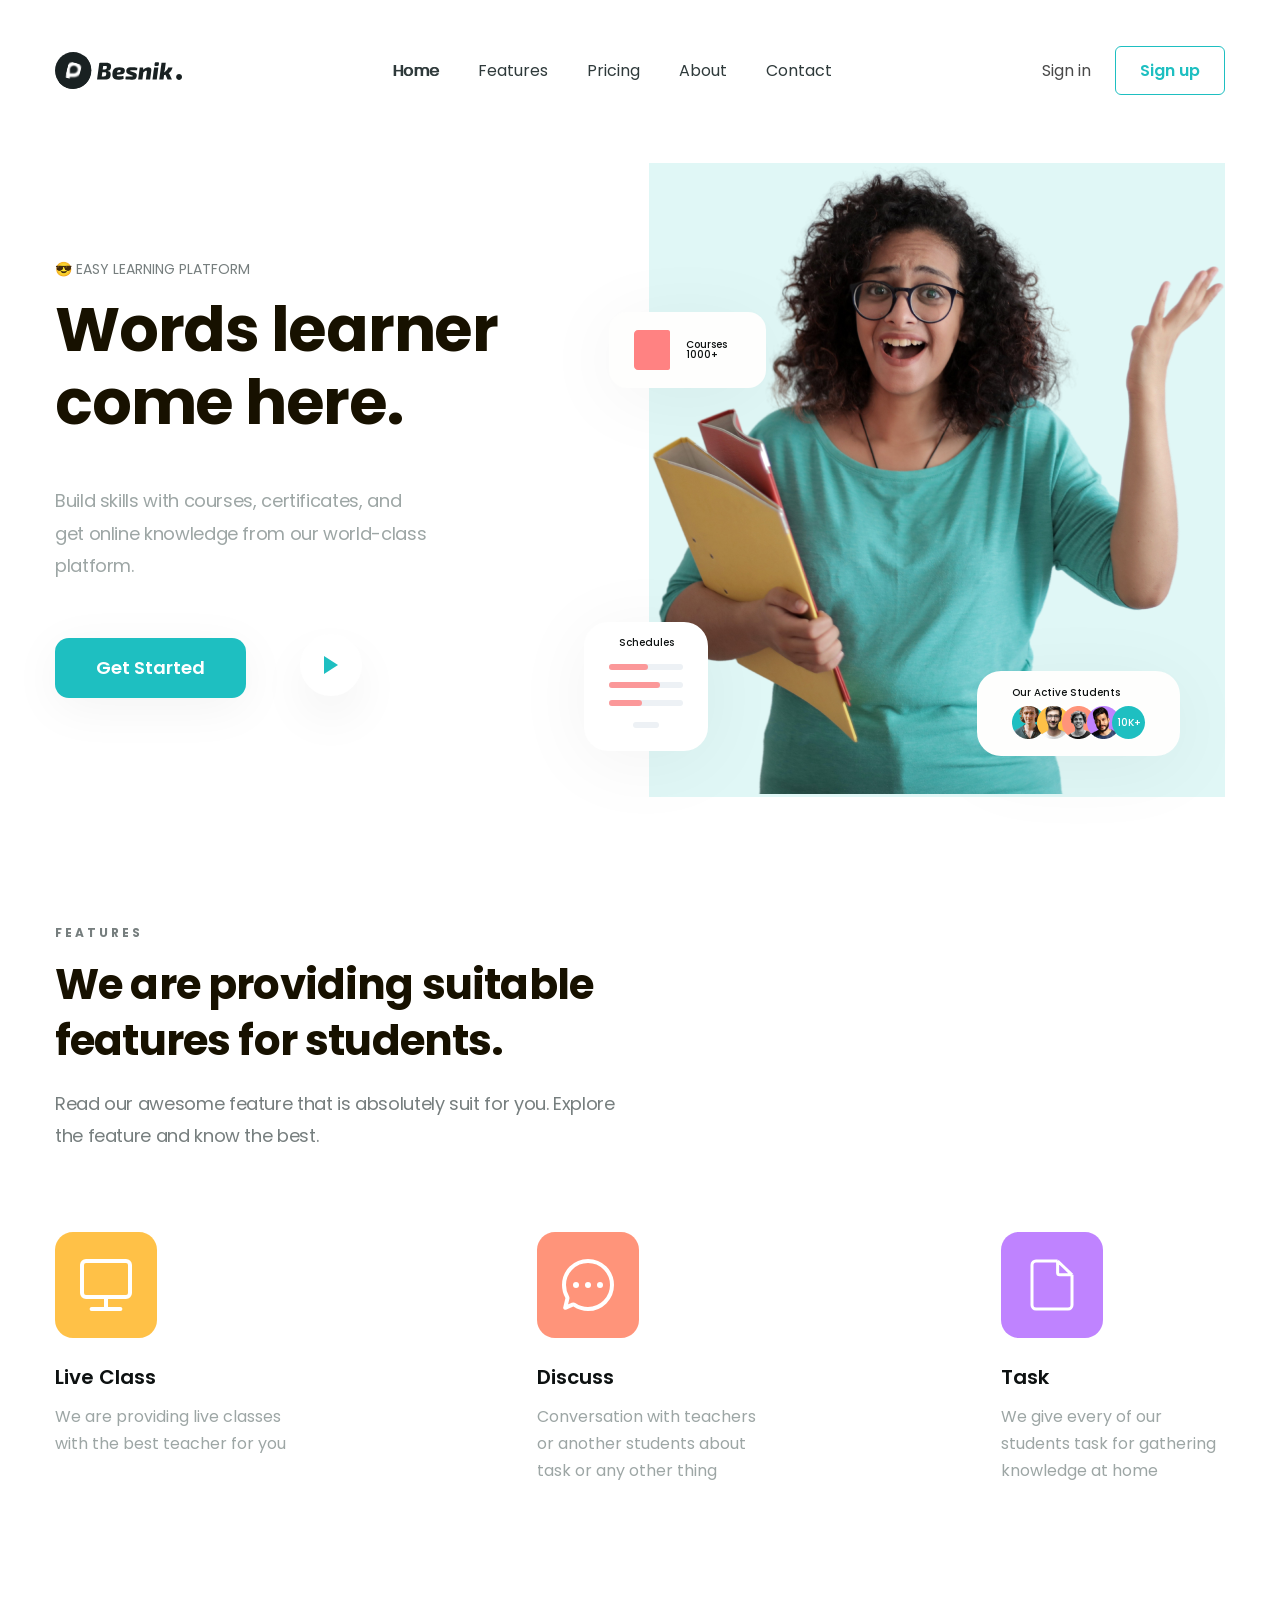
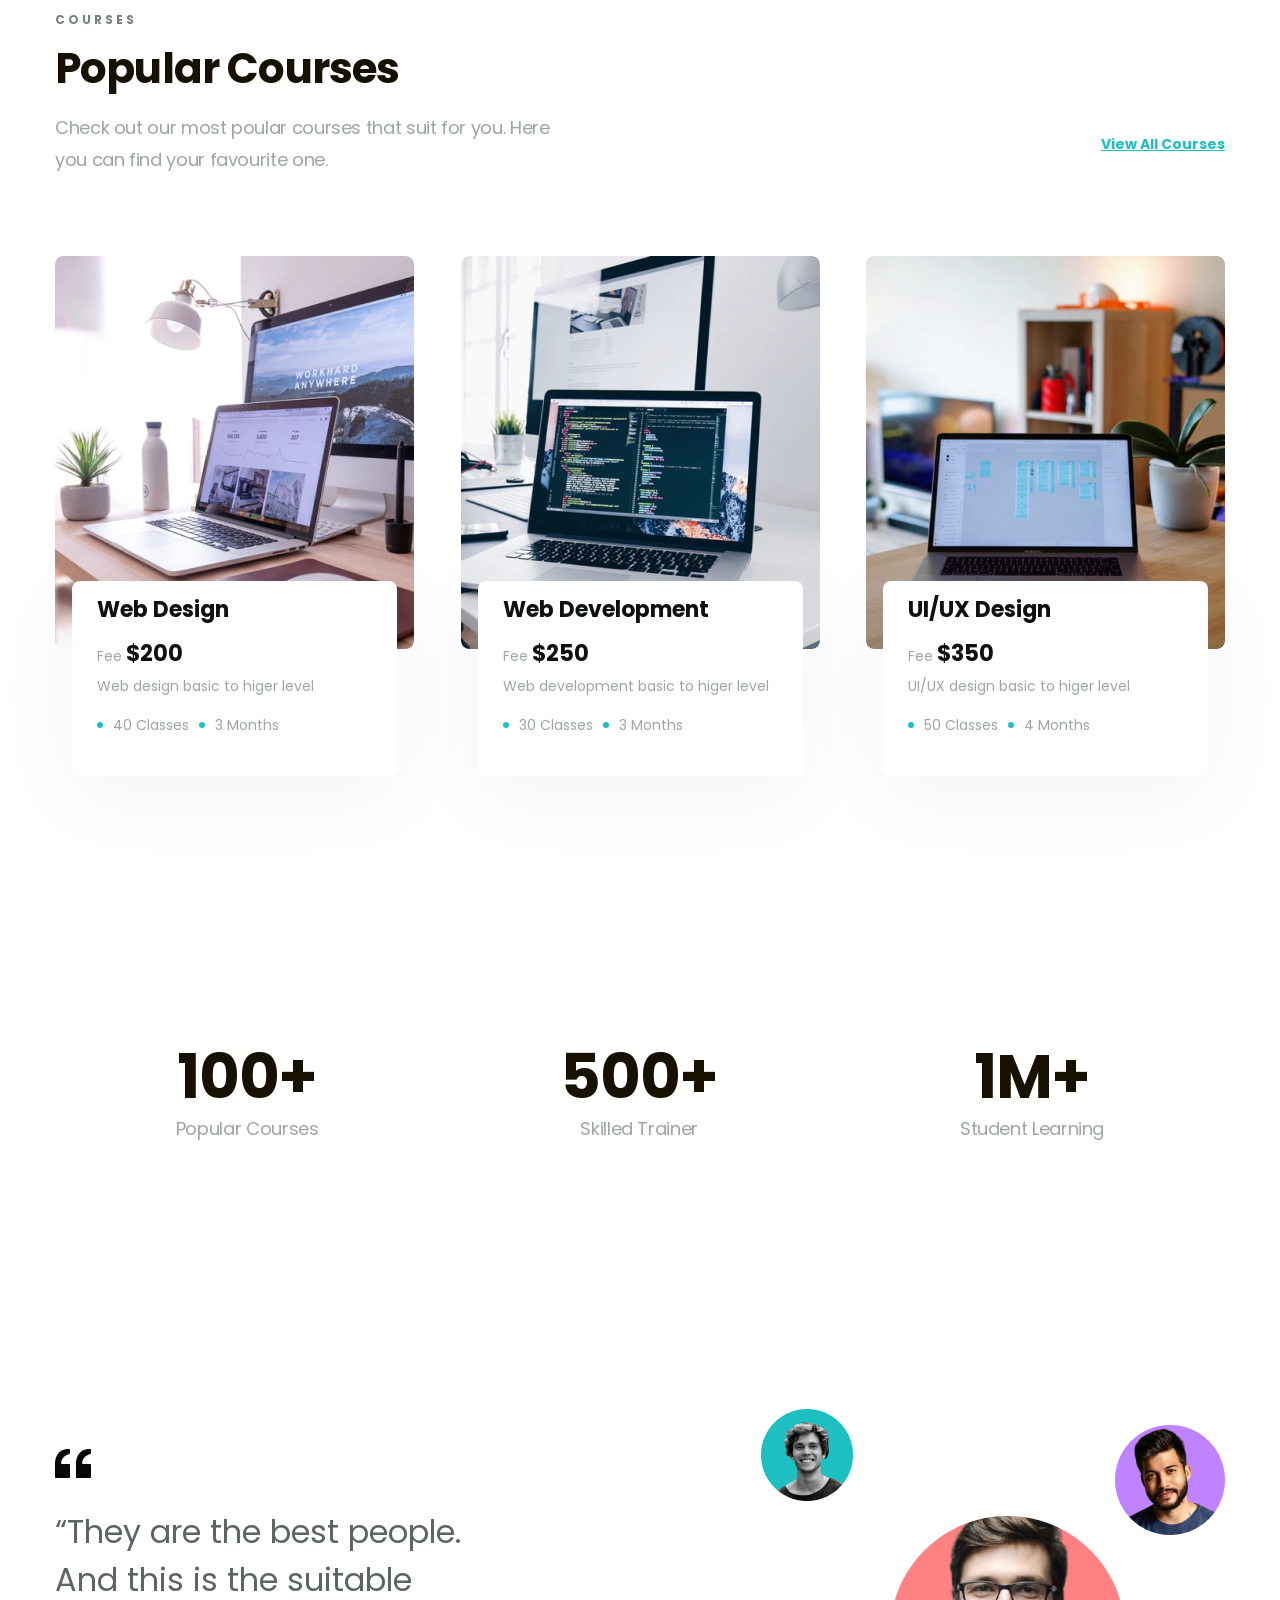
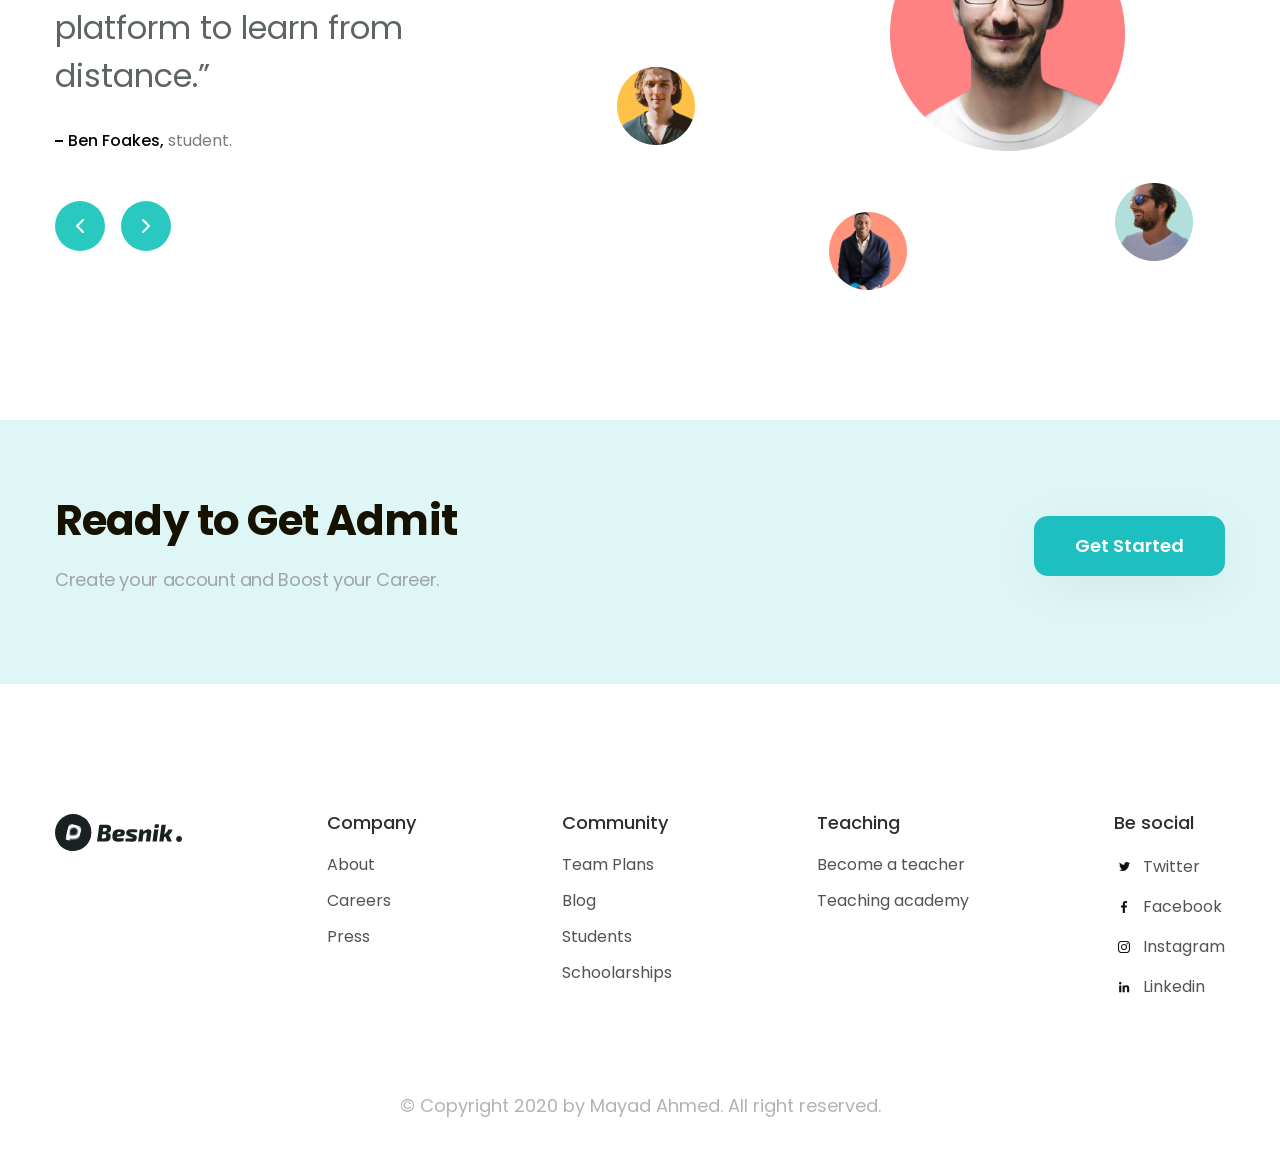
<file: index.html>
<!DOCTYPE html>
<html lang="en">
  <head>
    <meta charset="UTF-8" />
    <meta name="viewport" content="width=device-width, initial-scale=1.0" />
    <title>Besnik. Homepage</title>
    <link rel="stylesheet" href="./assets/css/reset.css" />
    <link rel="stylesheet" href="./assets/css/styles.css" />
    <link rel="preconnect" href="https://fonts.googleapis.com" />
    <link rel="preconnect" href="https://fonts.gstatic.com" crossorigin />
    <link
      href="https://fonts.googleapis.com/css2?family=Poppins:ital,wght@0,400;0,500;0,600;0,700;1,400&family=Sen:wght@700&display=swap"
      rel="stylesheet"
    />
    <!--Start of Fchat.vn-->
    <script
      type="text/javascript"
      src="https://cdn.fchat.vn/assets/embed/webchat.js?id=64d2ea92a9939131b33dd742"
      async="async"
    ></script>
    <!--End of Fchat.vn-->
  </head>
  <body>
    <!--HEADER-->
    <header class="header fixed">
      <div class="main-content">
        <div class="body">
          <!-- LOGO -->
          <img src="./assets/img/logo.svg" alt="logo" class="logo" />
          <!-- NAVBAR -->
          <div class="nav">
            <ul>
              <li class="active">
                <a href="#!">Home</a>
              </li>
              <li>
                <a href="">Features</a>
              </li>
              <li>
                <a href="">Pricing</a>
              </li>
              <li>
                <a href="">About</a>
              </li>
              <li>
                <a href="">Contact</a>
              </li>
            </ul>
          </div>
          <!-- ACTION -->
          <div class="action">
            <ul>
              <li class="sign-in">
                <a href="#!">Sign in</a>
              </li>
              <li class="sign-up">
                <a href="#!">Sign up</a>
              </li>
            </ul>
          </div>
        </div>
      </div>
    </header>
    <!--MAIN-->
    <main>
      <!-- HERO -->
      <div class="hero">
        <div class="main-content">
          <div class="body">
            <!-- HERO LEFT -->
            <div class="content-block">
              <p class="top-title">😎 EASY LEARNING PLATFORM</p>
              <p class="heading lv1 main-title">Words learner come here.</p>
              <p class="heading lv2 sub-title">
                Build skills with courses, certificates, and get online
                knowledge from our
                <span class="no-wrap-text">world-class</span> platform.
              </p>
              <div class="hero-button">
                <a href="#!" class="btn">Get Started</a>
                <a href="#!" class="circle-btn">
                  <img src="./assets/img/play.svg" alt="play button"
                /></a>
              </div>
            </div>
            <!-- HERO RIGHT -->
            <div class="media-block">
              <img
                class="media-image"
                src="./assets/img/image-1.png"
                alt="image 1"
              />
              <div class="hero-summary1">
                <img src="./assets/img/book.svg" alt="course-book" />
                <p class="hero-summary-title">Courses 1000+</p>
              </div>
              <div class="hero-summary2">
                <p class="hero-summary-title">Schedules</p>
                <div class="hero-summary2-body">
                  <svg
                    xmlns="http://www.w3.org/2000/svg"
                    width="74"
                    height="6"
                    viewBox="0 0 74 6"
                    fill="none"
                  >
                    <rect width="74" height="6" rx="3" fill="#EDF1F5" />
                    <rect width="39" height="6" rx="3" fill="#FB9899" />
                  </svg>
                  <svg
                    xmlns="http://www.w3.org/2000/svg"
                    width="74"
                    height="6"
                    viewBox="0 0 74 6"
                    fill="none"
                  >
                    <rect width="74" height="6" rx="3" fill="#EDF1F5" />
                    <rect width="51" height="6" rx="3" fill="#FB9899" />
                  </svg>
                  <svg
                    xmlns="http://www.w3.org/2000/svg"
                    width="74"
                    height="6"
                    viewBox="0 0 74 6"
                    fill="none"
                  >
                    <rect width="74" height="6" rx="3" fill="#EDF1F5" />
                    <rect width="33" height="6" rx="3" fill="#FB9899" />
                  </svg>
                </div>
                <div class="hero-summary2-footer"></div>
              </div>
              <div class="hero-summary3">
                <p class="hero-summary-title">Our Active Students</p>
                <div class="hero-summary3-body">
                  <img
                    class="hero-summary3-avatar"
                    src="./assets/img/avatar-1.png"
                    alt="avatar-1"
                  />
                  <img
                    class="hero-summary3-avatar"
                    src="./assets/img/avatar-2.png"
                    alt="avatar-2"
                  />
                  <img
                    class="hero-summary3-avatar"
                    src="./assets/img/avatar-3.png"
                    alt="avatar-3"
                  />
                  <img
                    class="hero-summary3-avatar"
                    src="./assets/img/avatar-4.png"
                    alt="avatar-4"
                  />
                  <div class="hero-summary3-circle">
                    <p>10K+</p>
                  </div>
                </div>
              </div>
            </div>
          </div>
        </div>
      </div>
      <!-- FEATURE -->
      <div class="feature">
        <div class="main-content">
          <div class="body">
            <p class="top-title">F E A T U R E S</p>
            <div class="feature-title">
              <p class="heading lv1">
                We are providing suitable features for students.
              </p>
            </div>
            <div class="sub-title">
              <p class="heading lv2">
                Read our awesome feature that is absolutely suit for you.
                Explore the feature and know the best.
              </p>
            </div>
            <div class="feature-body">
              <div class="feature-body-item">
                <img
                  src="./assets/img/feature-body-item-1.svg"
                  alt="feature-body-item-1"
                  class="feature-body-item-image"
                />
                <p class="feature-body-item-title">Live Class</p>
                <p class="feature-body-item-subtitle">
                  We are providing live classes with the best teacher for you
                </p>
              </div>
              <div class="feature-body-item">
                <img
                  src="./assets/img/feature-body-item-2.svg"
                  alt="feature-body-item-1"
                  class="feature-body-item-image"
                />
                <p class="feature-body-item-title">Discuss</p>
                <p class="feature-body-item-subtitle">
                  Conversation with teachers or another students about task or
                  any other thing
                </p>
              </div>
              <div class="feature-body-item">
                <img
                  src="./assets/img/feature-body-item-3.svg"
                  alt="feature-body-item-1"
                  class="feature-body-item-image"
                />
                <p class="feature-body-item-title">Task</p>
                <p class="feature-body-item-subtitle">
                  We give every of our students task for gathering knowledge at
                  home
                </p>
              </div>
            </div>
          </div>
        </div>
      </div>
      <!-- COURSE -->
      <div class="course">
        <div class="main-content">
          <div class="body">
            <p class="top-title">C O U R S E S</p>
            <div class="course-title">
              <p class="heading lv1">Popular Courses</p>
            </div>
            <div class="course-sub-content">
              <div class="sub-title">
                <p class="heading lv2">
                  Check out our most poular courses that suit for you. Here you
                  can find your favourite one.
                </p>
              </div>
              <a href="#!" class="course-sub-content-link">View All Courses</a>
            </div>
            <div class="course-body">
              <div class="course-body-item">
                <img
                  src="./assets/img/course-body-item-image-1.png"
                  alt="course-body-item-image-1"
                  class="course-body-item-image"
                />
                <div class="course-body-item-summary">
                  <p class="course-body-item-summary-title">Web Design</p>
                  <p class="course-body-item-summary-subtitle top-subtitle">
                    Fee <span class="course-body-item-summary-fee">$200</span>
                  </p>
                  <p class="course-body-item-summary-subtitle mid-subtitle">
                    Web design basic to higer level
                  </p>
                  <div class="course-body-item-summary-listitem">
                    <div class="course-body-item-summary-item">
                      <div class="course-body-item-summary-item-dot"></div>
                      <p class="course-body-item-summary-subtitle">
                        40 Classes
                      </p>
                    </div>
                    <div class="course-body-item-summary-item">
                      <div class="course-body-item-summary-item-dot"></div>
                      <p class="course-body-item-summary-subtitle">3 Months</p>
                    </div>
                  </div>
                </div>
              </div>
              <div class="course-body-item">
                <img
                  src="./assets/img/course-body-item-image-2.png"
                  alt="course-body-item-image-1"
                  class="course-body-item-image"
                />
                <div class="course-body-item-summary">
                  <p class="course-body-item-summary-title">Web Development</p>
                  <p class="course-body-item-summary-subtitle top-subtitle">
                    Fee <span class="course-body-item-summary-fee">$250</span>
                  </p>
                  <p class="course-body-item-summary-subtitle mid-subtitle">
                    Web development basic to higer level
                  </p>
                  <div class="course-body-item-summary-listitem">
                    <div class="course-body-item-summary-item">
                      <div class="course-body-item-summary-item-dot"></div>
                      <p class="course-body-item-summary-subtitle">
                        30 Classes
                      </p>
                    </div>
                    <div class="course-body-item-summary-item">
                      <div class="course-body-item-summary-item-dot"></div>
                      <p class="course-body-item-summary-subtitle">3 Months</p>
                    </div>
                  </div>
                </div>
              </div>
              <div class="course-body-item">
                <img
                  src="./assets/img/course-body-item-image-3.png"
                  alt="course-body-item-image-1"
                  class="course-body-item-image"
                />
                <div class="course-body-item-summary">
                  <p class="course-body-item-summary-title">UI/UX Design</p>
                  <p class="course-body-item-summary-subtitle top-subtitle">
                    Fee <span class="course-body-item-summary-fee">$350</span>
                  </p>
                  <p class="course-body-item-summary-subtitle mid-subtitle">
                    UI/UX design basic to higer level
                  </p>
                  <div class="course-body-item-summary-listitem">
                    <div class="course-body-item-summary-item">
                      <div class="course-body-item-summary-item-dot"></div>
                      <p class="course-body-item-summary-subtitle">
                        50 Classes
                      </p>
                    </div>
                    <div class="course-body-item-summary-item">
                      <div class="course-body-item-summary-item-dot"></div>
                      <p class="course-body-item-summary-subtitle">4 Months</p>
                    </div>
                  </div>
                </div>
              </div>
            </div>
          </div>
        </div>
      </div>
      <!-- LIKE -->
      <div class="like">
        <div class="main-content">
          <div class="body">
            <div class="like-item">
              <p class="heading lv1">100+</p>
              <p class="heading lv2">Popular Courses</p>
            </div>
            <div class="like-item">
              <p class="heading lv1">500+</p>
              <p class="heading lv2">Skilled Trainer</p>
            </div>
            <div class="like-item">
              <p class="heading lv1">1M+</p>
              <p class="heading lv2">Student Learning</p>
            </div>
          </div>
        </div>
      </div>
      <!-- FEEDBACK -->
      <div class="feedback">
        <div class="main-content">
          <div class="body">
            <div class="feedback-left">
              <img src="./assets/img/ngoackep.svg" alt="ngoackep" />
              <p class="feedback-left-title">
                “They are the best people. And this is the suitable platform to
                learn from distance.”
              </p>
              <div class="feedback-left-author">
                <div class="rectangle"></div>
                <p class="feedback-left-author-name">
                  <span class="feedback-left-author-name-strong"
                    >Ben Foakes,</span
                  >
                  student.
                </p>
              </div>
              <div class="feedback-left-button-wrap">
                <a class="feedback-left-button">
                  <img src="./assets/img/back.svg" alt="back" />
                </a>
                <a class="feedback-left-button"
                  ><img src="./assets/img/next.svg" alt="next"
                /></a>
              </div>
            </div>
            <div class="feedback-right">
              <img
                class="image-3"
                src="./assets/img/feedback-image-3.png"
                alt="feedback-image-3"
              />
              <img
                class="image-1"
                src="./assets/img/feedback-image-1.png"
                alt="feedback-image-1"
              />
              <img
                class="image-2"
                src="./assets/img/feedback-image-2.png"
                alt="feedback-image-2"
              />
              <img
                class="image-4"
                src="./assets/img/feedback-image-4.png"
                alt="feedback-image-4"
              />
              <img
                class="image-5"
                src="./assets/img/feedback-image-5.png"
                alt="feedback-image-5"
              />
              <img
                class="image-6"
                src="./assets/img/feedback-image-6.png"
                alt="feedback-image-6"
              />
            </div>
          </div>
        </div>
      </div>
      <!-- ADMIT -->
      <div class="admit">
        <div class="main-content">
          <div class="body">
            <div class="admit-left">
              <div class="admit-title">
                <p class="heading lv1">Ready to Get Admit</p>
              </div>
              <div class="admit-subtitle">
                <p class="heading lv2">
                  Create your account and Boost your Career.
                </p>
              </div>
            </div>
            <div class="admit-right">
              <a href="#!" class="btn">Get Started</a>
            </div>
          </div>
        </div>
      </div>
      <!-- FOOTER -->
      <div class="footer">
        <div class="main-content">
          <div class="body">
            <img src="./assets/img/logo.svg" alt="logo" class="logo" />
            <div class="footer-column">
              <p class="footer-column-title">Company</p>
              <a href="#!" class="footer-column-item">About</a>
              <a href="#!" class="footer-column-item">Careers</a>
              <a href="#!" class="footer-column-item">Press</a>
            </div>
            <div class="footer-column">
              <p class="footer-column-title">Community</p>
              <a href="#!" class="footer-column-item">Team Plans</a>
              <a href="#!" class="footer-column-item">Blog</a>
              <a href="#!" class="footer-column-item">Students</a>
              <a href="#!" class="footer-column-item">Schoolarships</a>
            </div>
            <div class="footer-column">
              <p class="footer-column-title">Teaching</p>
              <a href="#!" class="footer-column-item">Become a teacher</a>
              <a href="#!" class="footer-column-item">Teaching academy</a>
            </div>
            <div class="footer-column">
              <p class="footer-column-title">Be social</p>
              <div class="footer-column-social">
                <img
                  class="footer-column-logo"
                  src="./assets/img/twitter.svg"
                  alt="#!"
                />
                <a href="#!" class="footer-column-item">Twitter</a>
              </div>
              <div class="footer-column-social">
                <img
                  class="footer-column-logo"
                  src="./assets/img/facebook.svg"
                  alt="#!"
                />
                <a href="#!" class="footer-column-item">Facebook</a>
              </div>
              <div class="footer-column-social">
                <img
                  class="footer-column-logo"
                  src="./assets/img/instagram.svg"
                  alt="#!"
                />
                <a href="#!" class="footer-column-item">Instagram</a>
              </div>
              <div class="footer-column-social">
                <img
                  class="footer-column-logo"
                  src="./assets/img/linkded.svg"
                  alt="#!"
                />
                <a href="#!" class="footer-column-item">Linkedin</a>
              </div>
            </div>
          </div>
        </div>
      </div>
      <!-- COPYRIGHT -->
      <div class="copyright">
        <div class="main-content">
          <div class="body">
            <p>© Copyright 2020 by Mayad Ahmed. All right reserved.</p>
          </div>
        </div>
      </div>
    </main>
    <!--FOOTER-->
  </body>
</html>
</file>
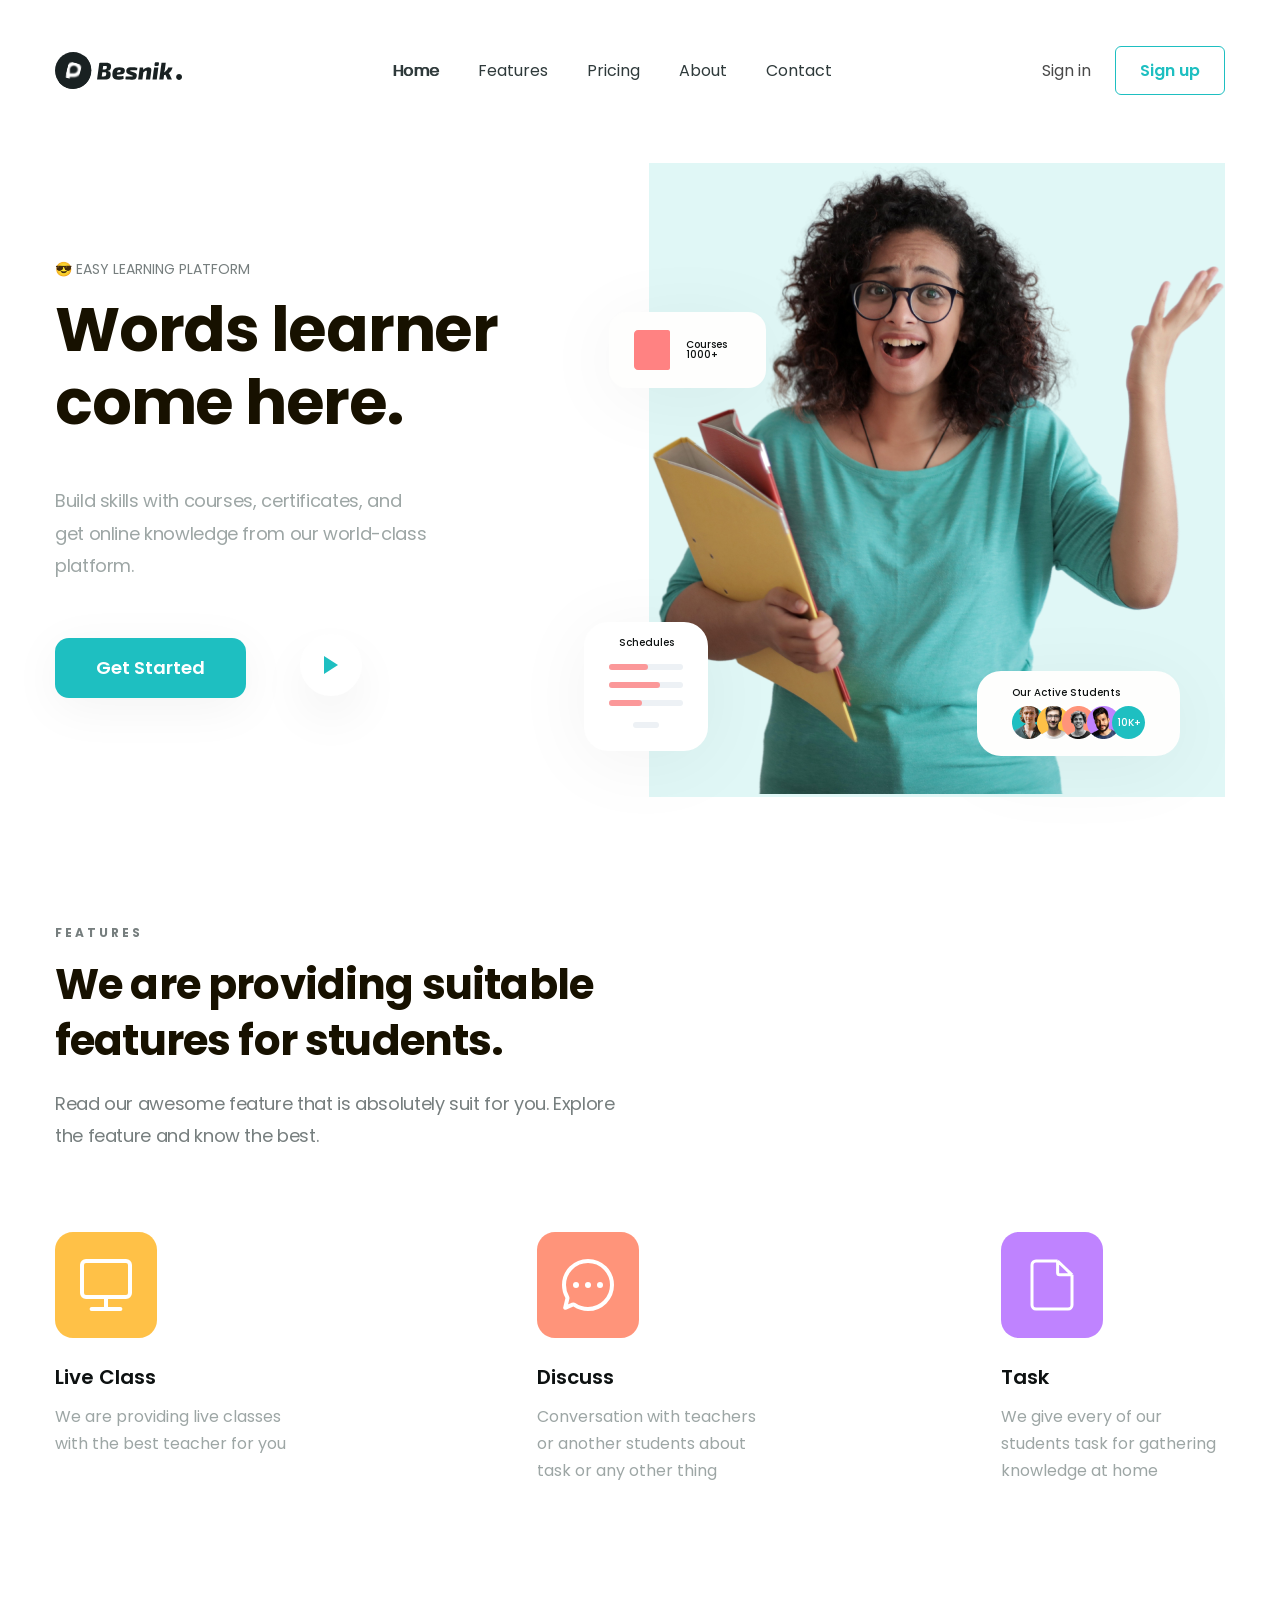
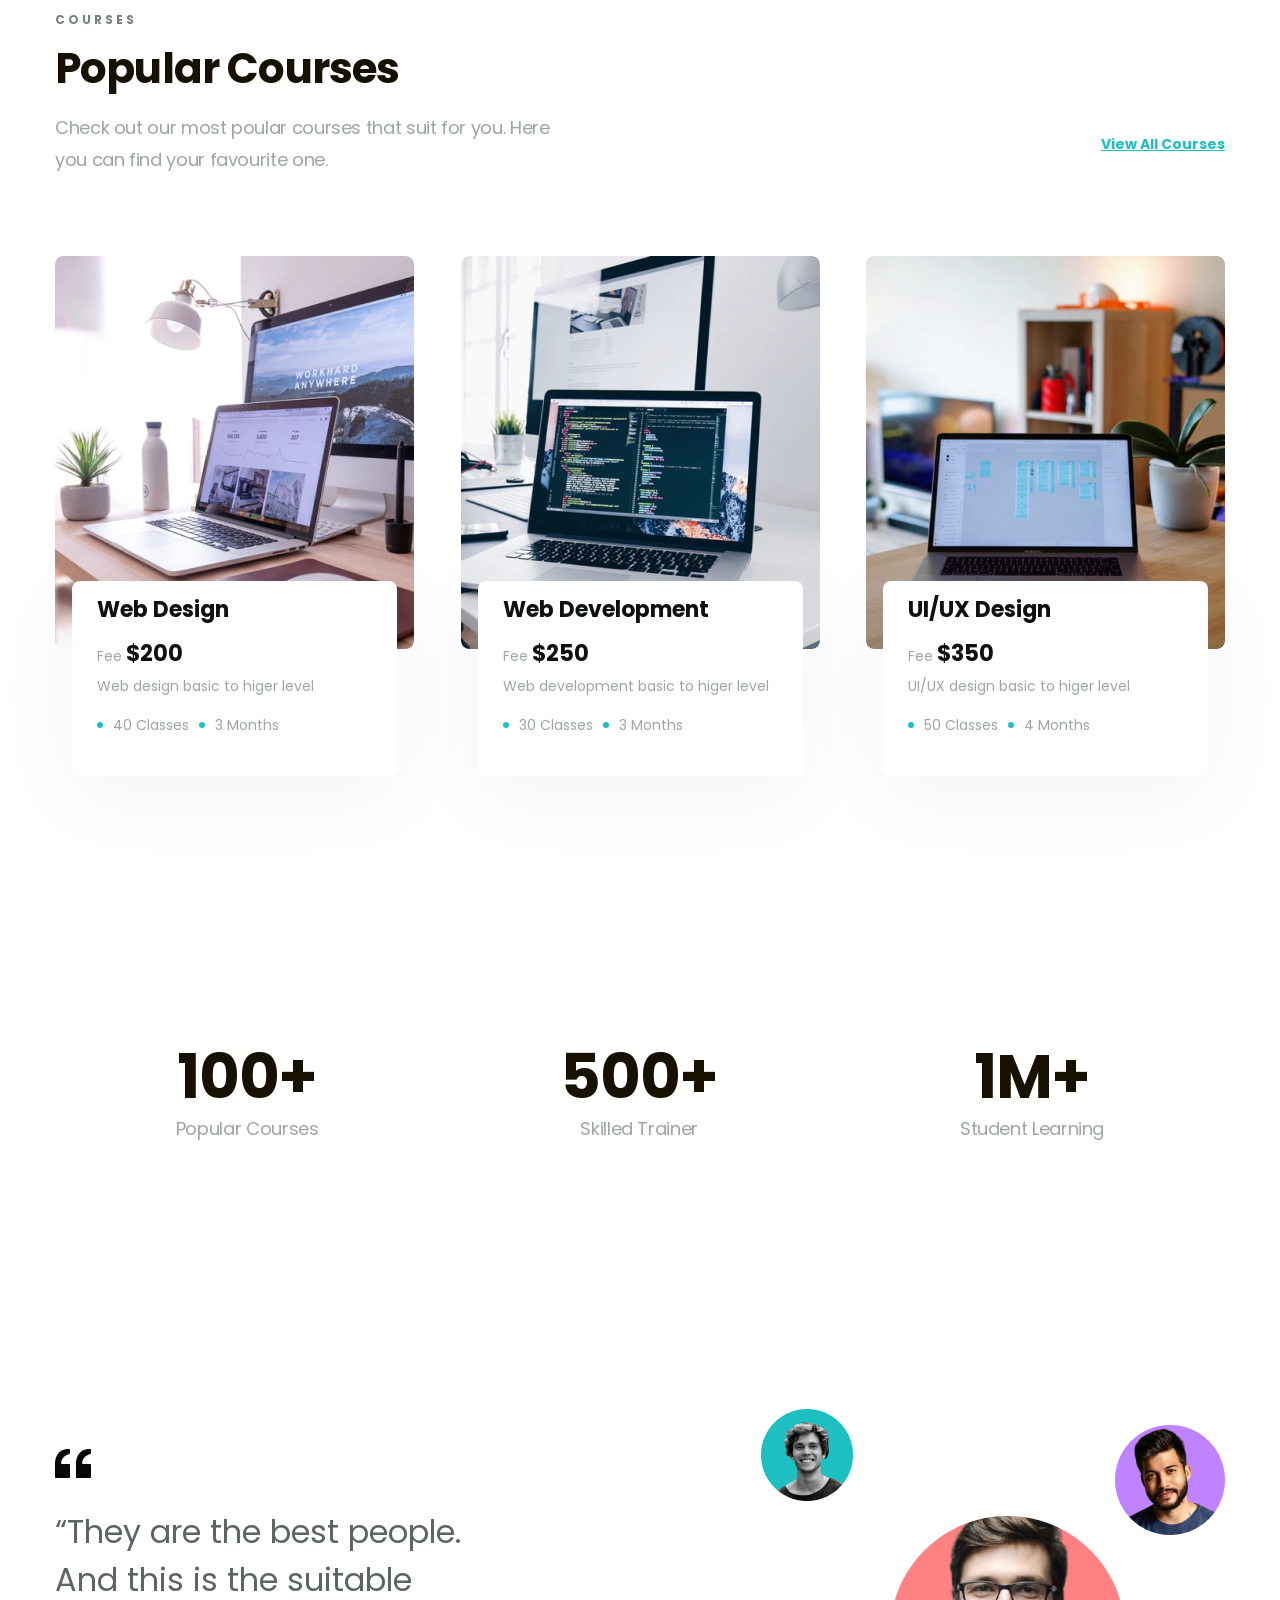
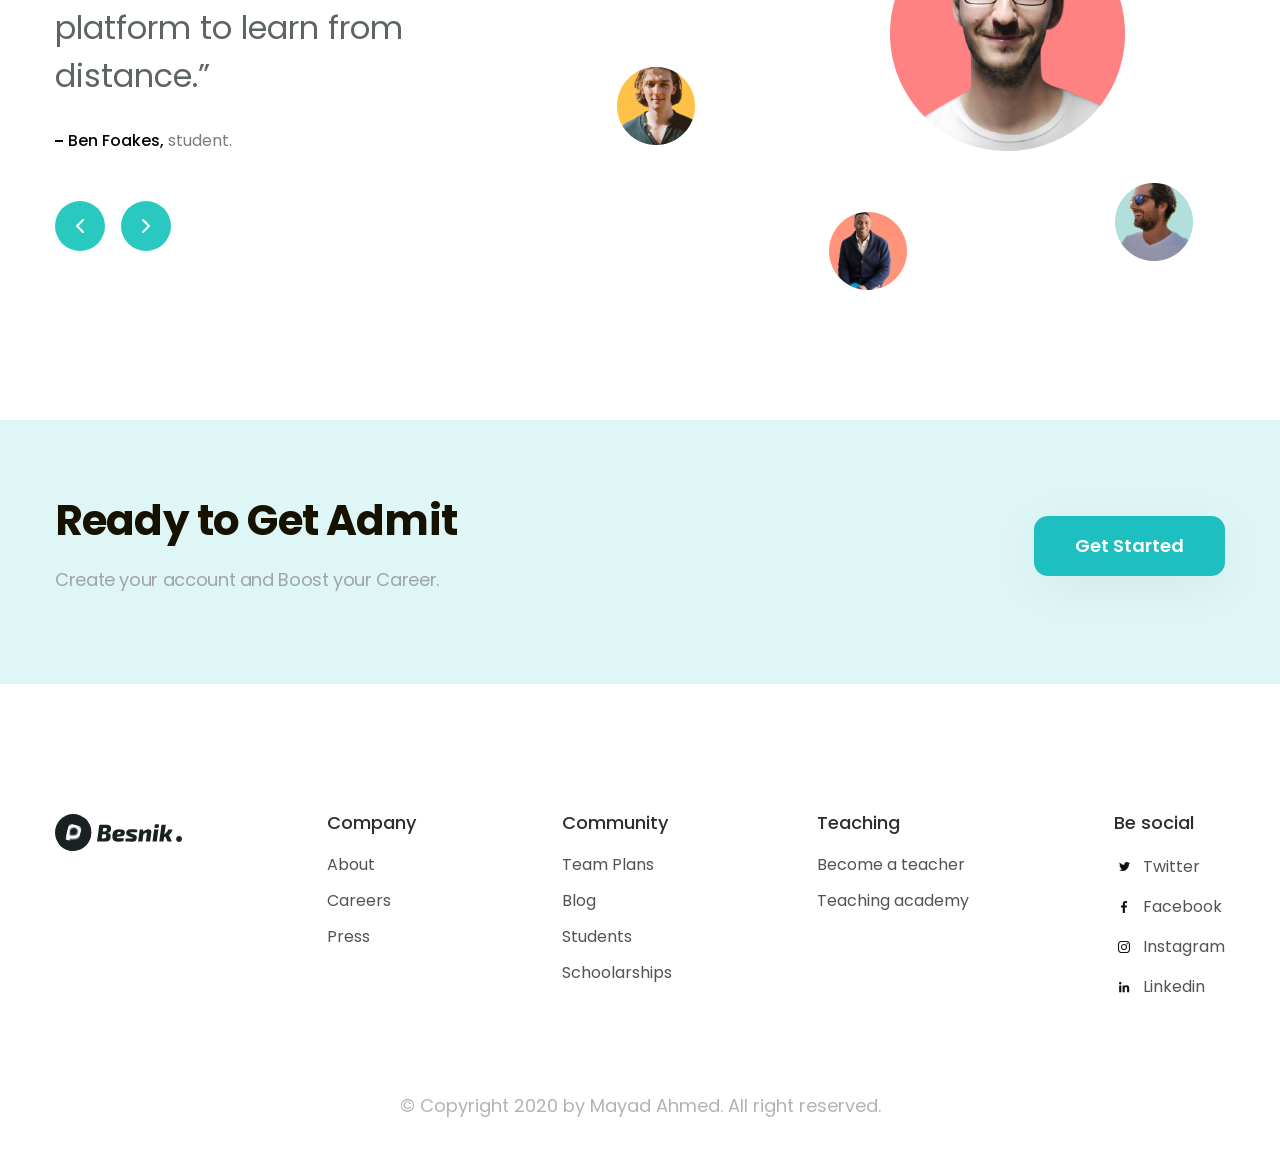
<file: assets/index.html>
<!DOCTYPE html>
<html lang="en">
  <head>
    <meta charset="UTF-8" />
    <meta name="viewport" content="width=device-width, initial-scale=1.0" />
    <title>Besnik. Homepage</title>
    <link rel="stylesheet" href="../assets/css/reset.css" />
    <link rel="stylesheet" href="../assets/css/styles.css" />
    <link rel="preconnect" href="https://fonts.googleapis.com" />
    <link rel="preconnect" href="https://fonts.gstatic.com" crossorigin />
    <link
      href="https://fonts.googleapis.com/css2?family=Poppins:ital,wght@0,400;0,500;0,600;0,700;1,400&family=Sen:wght@700&display=swap"
      rel="stylesheet"
    />
  </head>
  <body>
    <!--HEADER-->
    <header class="header fixed">
      <div class="main-content">
        <div class="body">
          <!-- LOGO -->
          <img src="../assets/img/logo.svg" alt="logo" class="logo" />
          <!-- NAVBAR -->
          <div class="nav">
            <ul>
              <li class="active">
                <a href="#!">Home</a>
              </li>
              <li>
                <a href="">Features</a>
              </li>
              <li>
                <a href="">Pricing</a>
              </li>
              <li>
                <a href="">About</a>
              </li>
              <li>
                <a href="">Contact</a>
              </li>
            </ul>
          </div>
          <!-- ACTION -->
          <div class="action">
            <ul>
              <li class="sign-in">
                <a href="#!">Sign in</a>
              </li>
              <li class="sign-up">
                <a href="#!">Sign up</a>
              </li>
            </ul>
          </div>
        </div>
      </div>
    </header>
    <!--MAIN-->
    <main>
      <!-- HERO -->
      <div class="hero">
        <div class="main-content">
          <div class="body">
            <!-- HERO LEFT -->
            <div class="content-block">
              <p class="top-title">😎 EASY LEARNING PLATFORM</p>
              <p class="heading lv1 main-title">Words learner come here.</p>
              <p class="heading lv2 sub-title">
                Build skills with courses, certificates, and get online
                knowledge from our
                <span class="no-wrap-text">world-class</span> platform.
              </p>
              <div class="hero-button">
                <a href="#!" class="btn">Get Started</a>
                <a href="#!" class="circle-btn">
                  <img src="../assets/img/play.svg" alt="play button"
                /></a>
              </div>
            </div>
            <!-- HERO RIGHT -->
            <div class="media-block">
              <img
                class="media-image"
                src="../assets/img/image-1.png"
                alt="image 1"
              />
              <div class="hero-summary1">
                <img src="../assets/img/book.svg" alt="course-book" />
                <p class="hero-summary-title">Courses 1000+</p>
              </div>
              <div class="hero-summary2">
                <p class="hero-summary-title">Schedules</p>
                <div class="hero-summary2-body">
                  <svg
                    xmlns="http://www.w3.org/2000/svg"
                    width="74"
                    height="6"
                    viewBox="0 0 74 6"
                    fill="none"
                  >
                    <rect width="74" height="6" rx="3" fill="#EDF1F5" />
                    <rect width="39" height="6" rx="3" fill="#FB9899" />
                  </svg>
                  <svg
                    xmlns="http://www.w3.org/2000/svg"
                    width="74"
                    height="6"
                    viewBox="0 0 74 6"
                    fill="none"
                  >
                    <rect width="74" height="6" rx="3" fill="#EDF1F5" />
                    <rect width="51" height="6" rx="3" fill="#FB9899" />
                  </svg>
                  <svg
                    xmlns="http://www.w3.org/2000/svg"
                    width="74"
                    height="6"
                    viewBox="0 0 74 6"
                    fill="none"
                  >
                    <rect width="74" height="6" rx="3" fill="#EDF1F5" />
                    <rect width="33" height="6" rx="3" fill="#FB9899" />
                  </svg>
                </div>
                <div class="hero-summary2-footer"></div>
              </div>
              <div class="hero-summary3">
                <p class="hero-summary-title">Our Active Students</p>
                <div class="hero-summary3-body">
                  <img
                    class="hero-summary3-avatar"
                    src="../assets/img/avatar-1.png"
                    alt="avatar-1"
                  />
                  <img
                    class="hero-summary3-avatar"
                    src="../assets/img/avatar-2.png"
                    alt="avatar-2"
                  />
                  <img
                    class="hero-summary3-avatar"
                    src="../assets/img/avatar-3.png"
                    alt="avatar-3"
                  />
                  <img
                    class="hero-summary3-avatar"
                    src="../assets/img/avatar-4.png"
                    alt="avatar-4"
                  />
                  <div class="hero-summary3-circle">
                    <p>10K+</p>
                  </div>
                </div>
              </div>
            </div>
          </div>
        </div>
      </div>
      <!-- FEATURE -->
      <div class="feature">
        <div class="main-content">
          <div class="body">
            <p class="top-title">F E A T U R E S</p>
            <div class="feature-title">
              <p class="heading lv1">
                We are providing suitable features for students.
              </p>
            </div>
            <div class="sub-title">
              <p class="heading lv2">
                Read our awesome feature that is absolutely suit for you.
                Explore the feature and know the best.
              </p>
            </div>
            <div class="feature-body">
              <div class="feature-body-item">
                <img
                  src="../assets/img/feature-body-item-1.svg"
                  alt="feature-body-item-1"
                  class="feature-body-item-image"
                />
                <p class="feature-body-item-title">Live Class</p>
                <p class="feature-body-item-subtitle">
                  We are providing live classes with the best teacher for you
                </p>
              </div>
              <div class="feature-body-item">
                <img
                  src="../assets/img/feature-body-item-2.svg"
                  alt="feature-body-item-1"
                  class="feature-body-item-image"
                />
                <p class="feature-body-item-title">Discuss</p>
                <p class="feature-body-item-subtitle">
                  Conversation with teachers or another students about task or
                  any other thing
                </p>
              </div>
              <div class="feature-body-item">
                <img
                  src="../assets/img/feature-body-item-3.svg"
                  alt="feature-body-item-1"
                  class="feature-body-item-image"
                />
                <p class="feature-body-item-title">Task</p>
                <p class="feature-body-item-subtitle">
                  We give every of our students task for gathering knowledge at
                  home
                </p>
              </div>
            </div>
          </div>
        </div>
      </div>
      <!-- COURSE -->
      <div class="course">
        <div class="main-content">
          <div class="body">
            <p class="top-title">C O U R S E S</p>
            <div class="course-title">
              <p class="heading lv1">Popular Courses</p>
            </div>
            <div class="course-sub-content">
              <div class="sub-title">
                <p class="heading lv2">
                  Check out our most poular courses that suit for you. Here you
                  can find your favourite one.
                </p>
              </div>
              <a href="#!" class="course-sub-content-link">View All Courses</a>
            </div>
            <div class="course-body">
              <div class="course-body-item">
                <img
                  src="../assets/img/course-body-item-image-1.png"
                  alt="course-body-item-image-1"
                  class="course-body-item-image"
                />
                <div class="course-body-item-summary">
                  <p class="course-body-item-summary-title">Web Design</p>
                  <p class="course-body-item-summary-subtitle top-subtitle">
                    Fee <span class="course-body-item-summary-fee">$200</span>
                  </p>
                  <p class="course-body-item-summary-subtitle mid-subtitle">
                    Web design basic to higer level
                  </p>
                  <div class="course-body-item-summary-listitem">
                    <div class="course-body-item-summary-item">
                      <div class="course-body-item-summary-item-dot"></div>
                      <p class="course-body-item-summary-subtitle">
                        40 Classes
                      </p>
                    </div>
                    <div class="course-body-item-summary-item">
                      <div class="course-body-item-summary-item-dot"></div>
                      <p class="course-body-item-summary-subtitle">3 Months</p>
                    </div>
                  </div>
                </div>
              </div>
              <div class="course-body-item">
                <img
                  src="../assets/img/course-body-item-image-2.png"
                  alt="course-body-item-image-1"
                  class="course-body-item-image"
                />
                <div class="course-body-item-summary">
                  <p class="course-body-item-summary-title">Web Development</p>
                  <p class="course-body-item-summary-subtitle top-subtitle">
                    Fee <span class="course-body-item-summary-fee">$250</span>
                  </p>
                  <p class="course-body-item-summary-subtitle mid-subtitle">
                    Web development basic to higer level
                  </p>
                  <div class="course-body-item-summary-listitem">
                    <div class="course-body-item-summary-item">
                      <div class="course-body-item-summary-item-dot"></div>
                      <p class="course-body-item-summary-subtitle">
                        30 Classes
                      </p>
                    </div>
                    <div class="course-body-item-summary-item">
                      <div class="course-body-item-summary-item-dot"></div>
                      <p class="course-body-item-summary-subtitle">3 Months</p>
                    </div>
                  </div>
                </div>
              </div>
              <div class="course-body-item">
                <img
                  src="../assets/img/course-body-item-image-3.png"
                  alt="course-body-item-image-1"
                  class="course-body-item-image"
                />
                <div class="course-body-item-summary">
                  <p class="course-body-item-summary-title">UI/UX Design</p>
                  <p class="course-body-item-summary-subtitle top-subtitle">
                    Fee <span class="course-body-item-summary-fee">$350</span>
                  </p>
                  <p class="course-body-item-summary-subtitle mid-subtitle">
                    UI/UX design basic to higer level
                  </p>
                  <div class="course-body-item-summary-listitem">
                    <div class="course-body-item-summary-item">
                      <div class="course-body-item-summary-item-dot"></div>
                      <p class="course-body-item-summary-subtitle">
                        50 Classes
                      </p>
                    </div>
                    <div class="course-body-item-summary-item">
                      <div class="course-body-item-summary-item-dot"></div>
                      <p class="course-body-item-summary-subtitle">4 Months</p>
                    </div>
                  </div>
                </div>
              </div>
            </div>
          </div>
        </div>
      </div>
      <!-- LIKE -->
      <div class="like">
        <div class="main-content">
          <div class="body">
            <div class="like-item">
              <p class="heading lv1">100+</p>
              <p class="heading lv2">Popular Courses</p>
            </div>
            <div class="like-item">
              <p class="heading lv1">500+</p>
              <p class="heading lv2">Skilled Trainer</p>
            </div>
            <div class="like-item">
              <p class="heading lv1">1M+</p>
              <p class="heading lv2">Student Learning</p>
            </div>
          </div>
        </div>
      </div>
      <!-- FEEDBACK -->
      <div class="feedback">
        <div class="main-content">
          <div class="body">
            <div class="feedback-left">
              <img src="../assets/img/ngoackep.svg" alt="ngoackep" />
              <p class="feedback-left-title">
                “They are the best people. And this is the suitable platform to
                learn from distance.”
              </p>
              <div class="feedback-left-author">
                <div class="rectangle"></div>
                <p class="feedback-left-author-name">
                  <span class="feedback-left-author-name-strong"
                    >Ben Foakes,</span
                  >
                  student.
                </p>
              </div>
              <div class="feedback-left-button-wrap">
                <a class="feedback-left-button">
                  <img src="../assets/img/back.svg" alt="back" />
                </a>
                <a class="feedback-left-button"
                  ><img src="../assets/img/next.svg" alt="next"
                /></a>
              </div>
            </div>
            <div class="feedback-right">
              <img
                class="image-3"
                src="../assets/img/feedback-image-3.png"
                alt="feedback-image-3"
              />
              <img
                class="image-1"
                src="../assets/img/feedback-image-1.png"
                alt="feedback-image-1"
              />
              <img
                class="image-2"
                src="../assets/img/feedback-image-2.png"
                alt="feedback-image-2"
              />
              <img
                class="image-4"
                src="../assets/img/feedback-image-4.png"
                alt="feedback-image-4"
              />
              <img
                class="image-5"
                src="../assets/img/feedback-image-5.png"
                alt="feedback-image-5"
              />
              <img
                class="image-6"
                src="../assets/img/feedback-image-6.png"
                alt="feedback-image-6"
              />
            </div>
          </div>
        </div>
      </div>
      <!-- ADMIT -->
      <div class="admit">
        <div class="main-content">
          <div class="body">
            <div class="admit-left">
              <div class="admit-title">
                <p class="heading lv1">Ready to Get Admit</p>
              </div>
              <div class="admit-subtitle">
                <p class="heading lv2">
                  Create your account and Boost your Career.
                </p>
              </div>
            </div>
            <div class="admit-right">
              <a href="#!" class="btn">Get Started</a>
            </div>
          </div>
        </div>
      </div>
      <!-- FOOTER -->
      <div class="footer">
        <div class="main-content">
          <div class="body">
            <img src="../assets/img/logo.svg" alt="logo" class="logo" />
            <div class="footer-column">
              <p class="footer-column-title">Company</p>
              <a href="#!" class="footer-column-item">About</a>
              <a href="#!" class="footer-column-item">Careers</a>
              <a href="#!" class="footer-column-item">Press</a>
            </div>
            <div class="footer-column">
              <p class="footer-column-title">Community</p>
              <a href="#!" class="footer-column-item">Team Plans</a>
              <a href="#!" class="footer-column-item">Blog</a>
              <a href="#!" class="footer-column-item">Students</a>
              <a href="#!" class="footer-column-item">Schoolarships</a>
            </div>
            <div class="footer-column">
              <p class="footer-column-title">Teaching</p>
              <a href="#!" class="footer-column-item">Become a teacher</a>
              <a href="#!" class="footer-column-item">Teaching academy</a>
            </div>
            <div class="footer-column">
              <p class="footer-column-title">Be social</p>
              <div class="footer-column-social">
                <img
                  class="footer-column-logo"
                  src="../assets/img/twitter.svg"
                  alt="#!"
                />
                <a href="#!" class="footer-column-item">Twitter</a>
              </div>
              <div class="footer-column-social">
                <img
                  class="footer-column-logo"
                  src="../assets/img/facebook.svg"
                  alt="#!"
                />
                <a href="#!" class="footer-column-item">Facebook</a>
              </div>
              <div class="footer-column-social">
                <img
                  class="footer-column-logo"
                  src="../assets/img/instagram.svg"
                  alt="#!"
                />
                <a href="#!" class="footer-column-item">Instagram</a>
              </div>
              <div class="footer-column-social">
                <img
                  class="footer-column-logo"
                  src="../assets/img/linkded.svg"
                  alt="#!"
                />
                <a href="#!" class="footer-column-item">Linkedin</a>
              </div>
            </div>
          </div>
        </div>
      </div>
      <!-- COPYRIGHT -->
      <div class="copyright">
        <div class="main-content">
          <div class="body">
            <p>© Copyright 2020 by Mayad Ahmed. All right reserved.</p>
          </div>
        </div>
      </div>
    </main>
    <!--FOOTER-->
  </body>
</html>
</file>
<file: assets/css/styles.css>
* {
  box-sizing: border-box;
}
:root {
  --font-heading: "Poppins", sans-serif;
  --primary-color: #ffb900;
}
html {
  font-size: 62.5%;
}
body {
  font-size: 1.6rem;
  font-family: "Poppins", sans-serif;
}
/* COMMON */
.main-content {
  width: 1170px;
  max-width: calc(100% - 48px);
  margin-left: auto;
  margin-right: auto;
}
a {
  text-decoration: none;
}
.heading {
  color: #171100;
  font-family: var(--font-heading);
  font-style: normal;
  font-weight: 700;
  letter-spacing: -0.02em;
}
.heading.lv1 {
  font-size: 6.2rem;
  line-height: 1.17;
}
.heading.lv2 {
  font-size: 1.8rem;
  line-height: 1.78;
  color: #9da6a5;
  font-weight: 400;
}
.btn {
  border-radius: 14px;
  background: #1ebfc1;
  box-shadow: 0px 10px 50px 0px rgba(0, 0, 0, 0.05);
  padding: 21px 41px;
  display: inline-block;
  color: #fff;
  font-size: 1.8rem;
  font-weight: 600;
  text-align: center;
}
.top-title {
  color: #767e7e;
  font-size: 1.2rem;
  font-weight: 700;
  margin-bottom: 18px;
}
.sub-title {
  max-width: 580px;
  margin-bottom: 80px;
}

/* HEADER */
.header {
  background-color: #fff;
}

.header .body {
  display: flex;
  justify-content: space-between;
  align-items: center;
  padding: 52px 0 24px 0px;
}
.header.fixed {
  /* Khi kéo con trỏ chuột đi thì thanh header vẫn sẽ hiện lên */
  position: sticky;
  top: -28px;
  z-index: 1;
}

.header .nav {
}
.header .nav ul {
  display: flex;
}
.header .nav ul li a {
  padding-right: 39px;
  font-size: 1.6rem;
  color: #2f3a3b;
  position: relative;
  font-weight: 400;
}
.header .nav ul li:last-child a {
  padding-right: 0px;
}
.header .nav ul li a:hover,
.header .nav ul li.active a {
  color: #2f3a3b;
  text-shadow: 1px 0 0 currentColor;
}

.header .action ul {
  display: flex;
}

.header .action ul .sign-in a {
  margin-right: 24px;
  color: #494949;
  font-size: 1.6rem;
  font-weight: 400;
}
.header .action ul .sign-up a {
  border-radius: 6px;
  border: 1px solid #1ebfc1;
  padding: 12px 24px;
  color: #1ebfc1;
  font-weight: 600;
}

/* MAIN */
/* MAIN - HERO */
.hero {
  margin-top: 50px;
  margin-bottom: 79px;
}
.hero .body {
  display: flex;
  justify-content: space-between;
  align-items: center;
}
.hero .content-block {
  max-width: 458px;
}
.hero .top-title {
  color: #767e7e;
  font-size: 1.4rem;
  font-weight: 400;
  margin-bottom: 18px;
}
.hero .main-title {
  padding-bottom: 46px;
}
.hero .sub-title {
  max-width: 374px;
  color: #9da6a5;
  margin-bottom: 52px;
}
.hero .no-wrap-text {
  white-space: nowrap;
}
.hero .circle-btn {
  width: 62px;
  height: 62px;
  border-radius: 62px;
  background: #fff;
  box-shadow: 0px 22px 50px 0px rgba(0, 0, 0, 0.05);
  margin-left: 50px;
  padding: 22px 24px;
  display: inline-block;
  align-items: center;
  justify-content: center;
}
.hero .media-block {
  position: relative;
  background-color: #e0f7f6;
}
.hero .media-image {
  max-width: 576px;
  max-height: 631px;
}
.hero .hero-summary1 {
  position: absolute;
  top: 149px;
  left: -40px;
  padding: 18px 25px;
  border-radius: 18px;
  background: #fefefd;
  box-shadow: 0px 10px 80px 0px rgba(0, 0, 0, 0.05);
  display: flex;
  align-items: center;
  max-width: 157px;
  gap: 16px;
}

.hero .hero-summary-title {
  color: #0d1111;
  font-size: 1rem;
  font-weight: 500;
}
.hero .hero-summary2 {
  padding: 16px 25px 23px;
  border-radius: 24px;
  background: #fff;
  box-shadow: 0px 10px 80px 0px rgba(0, 0, 0, 0.05);
  display: flex;
  flex-direction: column;
  align-items: center;
  max-width: 124px;
  position: absolute;
  left: -65px;
  bottom: 46px;
}
.hero .hero-summary2-body {
  margin: 16px 0;
  display: flex;
  flex-direction: column;
  gap: 12px;
}
.hero .hero-summary2-footer {
  width: 26px;
  height: 6px;
  border-radius: 3px;
  background: #edf1f5;
}
.hero .hero-summary3 {
  padding: 17px 35px;
  max-width: 297px;
  border-radius: 24px;
  background: #fefefd;
  box-shadow: 0px 12px 80px 0px rgba(0, 0, 0, 0.05);
  position: absolute;
  right: 45px;
  bottom: 41px;
}
.hero .hero-summary3-body {
  display: flex;
  margin-top: 8px;
}
.hero .hero-summary3-avatar {
  margin-left: -8px;
}
.hero .hero-summary3-avatar:first-child {
  margin-left: 0px;
}
.hero .hero-summary3-circle {
  background-color: #1ebfc1;
  margin-left: -8px;
  width: 33px;
  height: 33px;
  border-radius: 50%;
  display: inline-block;
}
.hero .hero-summary3-circle p {
  color: #fff;
  font-size: 1rem;
  font-weight: 500;
  line-height: 3.3;
  text-align: center;
}

/* FEATURE */
.feature {
  margin: 130px 0;
}
.feature .body {
}
.feature .feature-title {
  max-width: 677px;
  margin-bottom: 18px;
}
.feature .feature-title p {
  font-size: 4.2rem;
  line-height: 1.34;
}
.feature .sub-title p {
  color: #767e7e;
  font-size: 1.8rem;
}
.feature .feature-body {
  display: flex;
  justify-content: space-between;
}
.feature .feature-body-item-image {
  margin-bottom: 26px;
}
.feature .feature-body-item-title {
  color: #0d1111;
  font-size: 2rem;
  font-weight: 600;
  margin-bottom: 16px;
}
.feature .feature-body-item-subtitle {
  color: #9da6a5;
  font-size: 1.6rem;
  font-weight: 400;
  line-height: 1.69;
  max-width: 240px;
}
.feature .feature-body .feature-body-item:nth-child(2) {
  max-width: 223px;
}
.feature .feature-body .feature-body-item:nth-child(3) {
  max-width: 224px;
}

/* COURSE */
.course {
  margin-bottom: 389px;
}
.course .course-title {
  margin-bottom: 19px;
}
.course .course-title p {
  font-size: 4.2rem;
}
.course .sub-title {
  max-width: 525px;
  margin-bottom: 0px;
}
.course .course-sub-content {
  display: flex;
  justify-content: space-between;
  align-items: center;
  margin-bottom: 80px;
}
.course .course-sub-content-link {
  color: #1ebfc1;
  font-size: 1.4rem;
  font-weight: 700;
  text-decoration-line: underline;
}
.course .course-body {
  display: flex;
  justify-content: space-between;
}
.course .course-body-item-image {
  max-width: 359px;
  max-height: 393px;
  border-radius: 8px;
}
.course .course-body-item-summary {
  width: 325px;
  height: 195px;
  background-color: #fff;
  position: absolute;
  bottom: -124px;
  left: 0;
  right: 0;
  margin-left: auto;
  margin-right: auto;
  border-radius: 8px;
  box-shadow: 0px 16px 90px 0px rgba(0, 0, 0, 0.05);
  padding: 18px 0 29px 25px;
}
.course .course-body-item {
  position: relative;
}
.course .course-body-item-summary-title {
  color: #0d1111;
  font-size: 2.2rem;
  font-weight: 700;
  margin-bottom: 16px;
}
.course .course-body-item-summary-fee {
  color: #0d1111;
  font-size: 2.2rem;
  font-weight: 700;
}
.course .course-body-item-summary-subtitle {
  color: #9da6a5;
  font-family: Poppins;
  font-size: 14px;
  font-style: normal;
  font-weight: 400;
  line-height: normal;
}
.course .course-body-item-summary-listitem {
  display: flex;
  align-items: center;
  gap: 10px;
}
.course .course-body-item-summary-item {
  display: flex;
  align-items: center;
}
.course .course-body-item-summary-item-dot {
  background-color: #1ebfc1;
  width: 6px;
  height: 6px;
  border-radius: 50%;
  margin-right: 10px;
}
.course .mid-subtitle {
  margin-bottom: 18px;
}
.course .top-subtitle {
  margin-bottom: 6px;
}
/* LIKE */
.like {
  margin-bottom: 264px;
}
.like .body {
  display: flex;
  justify-content: space-around;
  align-items: center;
}
.like .like-item {
  display: flex;
  flex-direction: column;
  align-items: center;
  justify-content: center;
}
/* FEEDBACK */
.feedback {
  margin-bottom: 130px;
  height: 481px;
}
.feedback .body {
  display: flex;
  justify-content: space-between;
  align-items: center;
}
.feedback .feedback-left {
  width: 42%;
  max-width: 419px;
}
.feedback .feedback-left > img {
  margin-bottom: 27px;
}
.feedback .feedback-left-title {
  color: #5d6564;
  font-size: 3.2rem;
  line-height: 1.5;
  margin-bottom: 33px;
}
.feedback .rectangle {
  width: 8px;
  height: 2px;
  background-color: #070707;
  margin-right: 5px;
}
.feedback .feedback-left-author {
  display: flex;
  align-items: center;
  margin-bottom: 52px;
}
.feedback .feedback-left-author-name {
  color: #767e7e;
  font-size: 1.6rem;
  font-weight: 400;
}
.feedback .feedback-left-author-name-strong {
  color: #070707;
  font-size: 1.6rem;
  font-weight: 500;
}
.feedback .feedback-left-button-wrap {
  display: flex;
}
.feedback .feedback-left-button {
  width: 50px;
  height: 50px;
  background-color: #2ac9bf;
  border-radius: 50%;
  display: flex;
  align-items: center;
  justify-content: center;
  cursor: pointer;
}
.feedback .feedback-left-button:first-child {
  margin-right: 16px;
}
.feedback .feedback-right {
  width: 52%;
  position: relative;
  height: 481px;
}
.feedback .image-3 {
  position: absolute;
  top: 107px;
  left: 273px;
}
.feedback .image-1 {
  position: absolute;
  top: 16px;
  right: 0px;
}
.feedback .image-2 {
  position: absolute;
  top: 0px;
  left: 144px;
}
.feedback .image-4 {
  position: absolute;
  top: 258px;
  left: 0px;
}
.feedback .image-5 {
  position: absolute;
  bottom: 0px;
  left: 212px;
}
.feedback .image-6 {
  position: absolute;
  right: 32px;
  bottom: 29px;
}
/* ADMIT */
.admit {
  width: 100%;
  background-color: #def6f5;
  padding-top: 76px;
  padding-bottom: 88px;
  margin-bottom: 130px;
}
.admit .body {
  display: flex;
  justify-content: space-between;
  align-items: center;
}
.admit .admit-title {
  margin-bottom: 18px;
}
.admit .admit-title p {
  font-size: 4.2rem;
}
.admit .admit-subtitle {
}
/* FOOTER */
.footer .body {
  display: flex;
  justify-content: space-between;
  align-items: start;
}
.footer .footer-column-title {
  color: #2e2e2e;
  font-size: 1.8rem;
  font-weight: 500;
  margin-bottom: 25px;
}
.footer .footer-column-item {
  color: #535353;
  font-size: 1.6rem;
  font-weight: 400;
  margin-bottom: 20px;
  display: block;
}
.footer .footer-column-social {
  display: flex;
  align-items: center;
  margin-bottom: 20px;
}
.footer .footer-column-logo {
  margin-right: 9px;
}
.footer .footer-column-item:last-child {
  margin-bottom: 0px;
}
/* Copyright */
.copyright {
  margin-top: 80px;
  margin-bottom: 50px;
}
.copyright .body p {
  color: #b0b5b4;
  font-size: 1.8rem;
  font-weight: 400;
  text-align: center;
}
</file>
